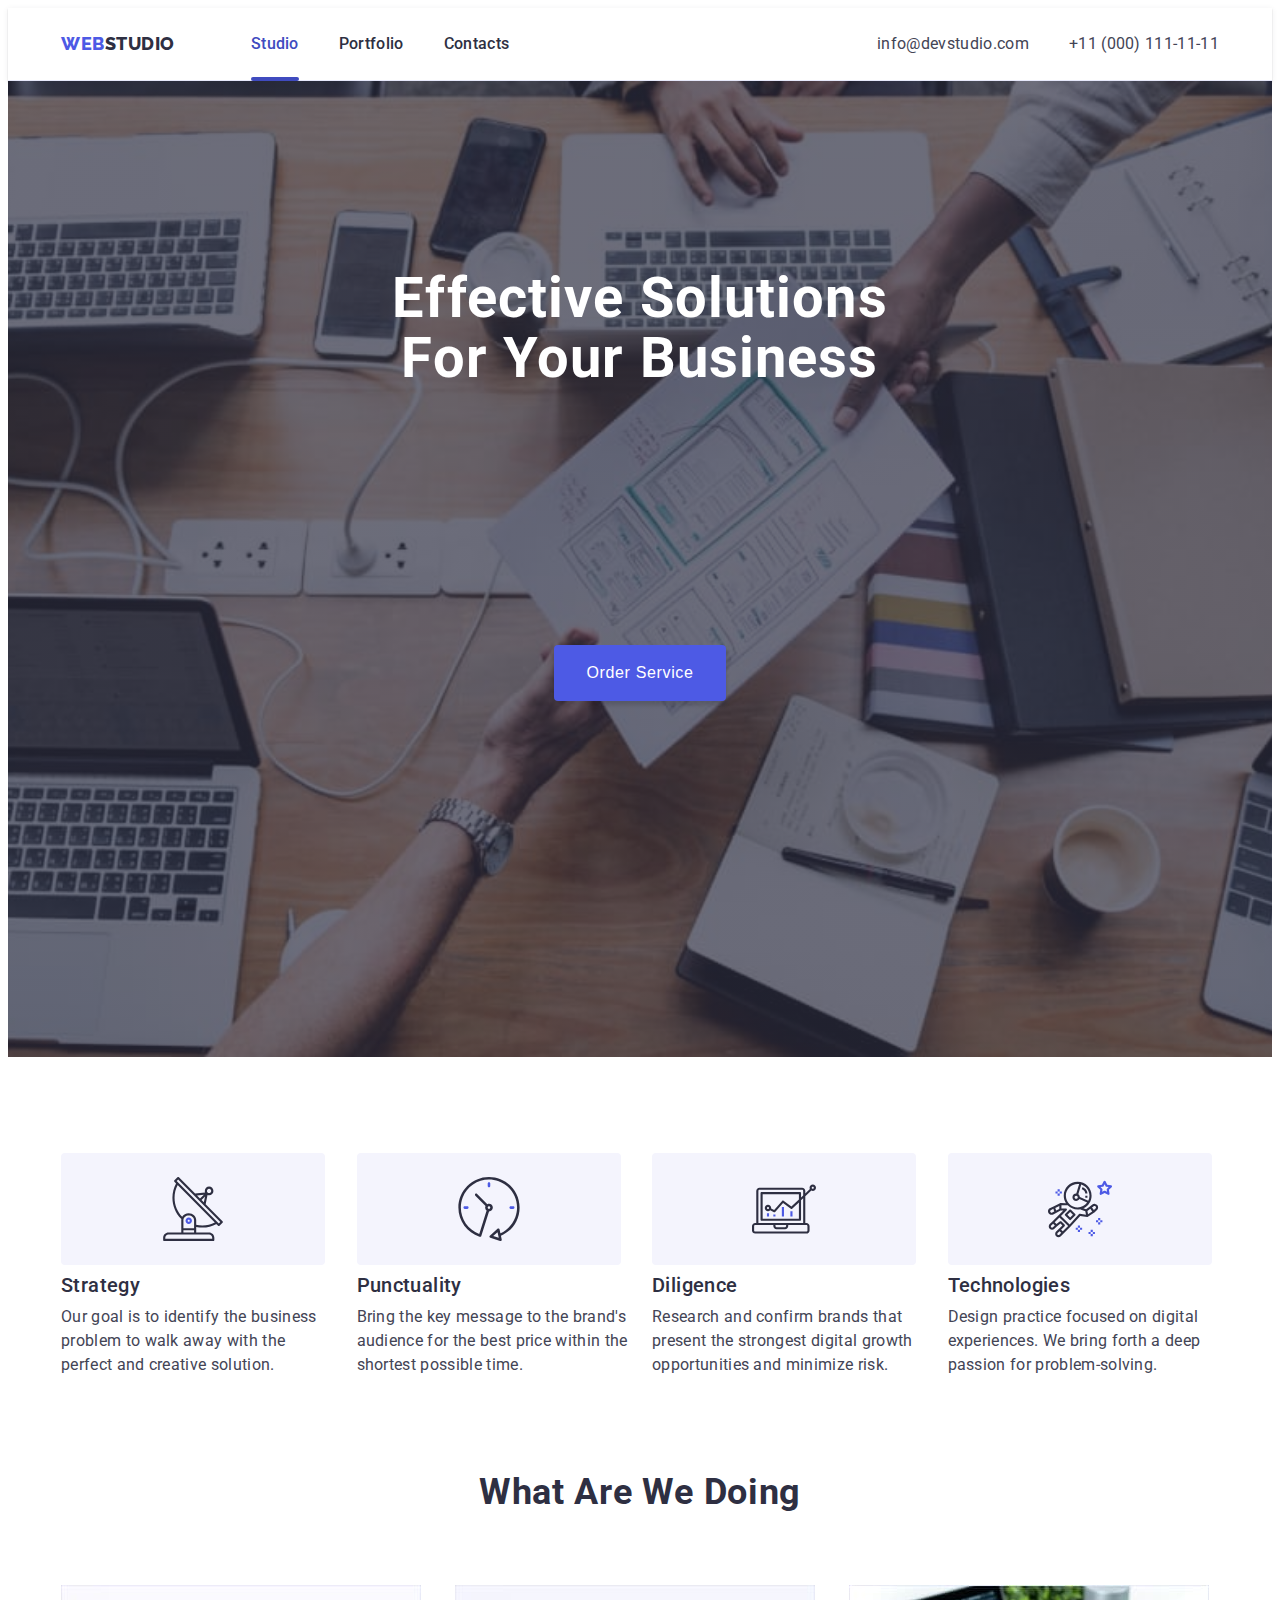
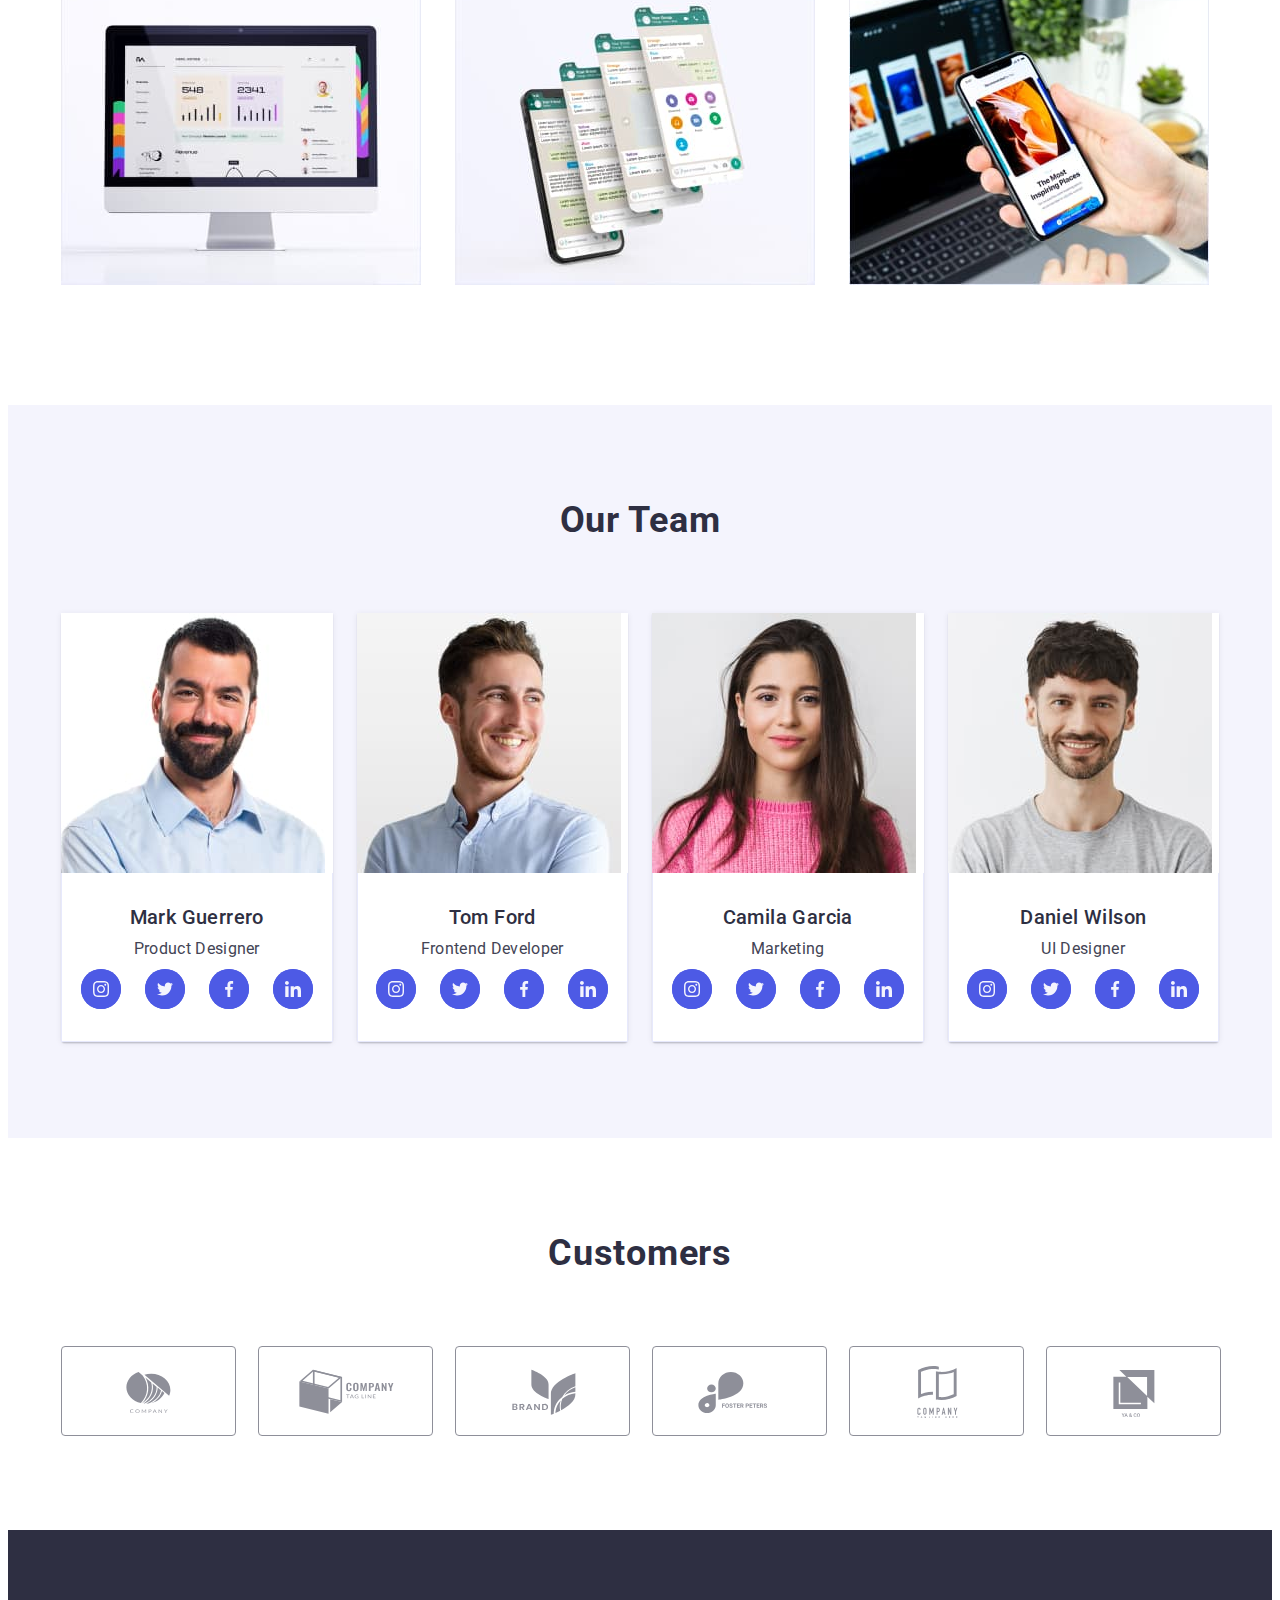
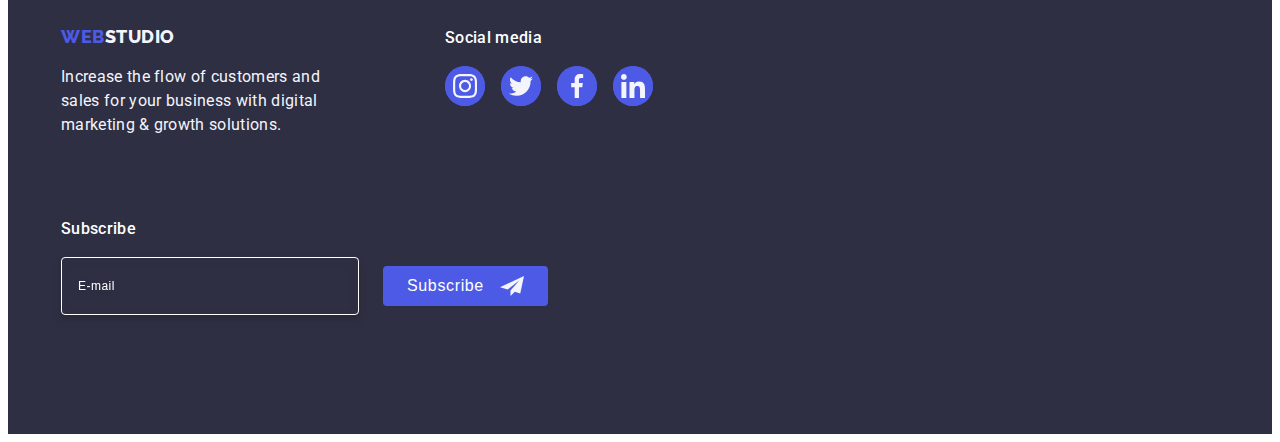
<file: index.html>
<!DOCTYPE html>
<html lang="en">
<head>
    <meta charset="UTF-8">
    <meta name="viewport" content="width=device-width, initial-scale=1.0">
    <title>Studio</title>
    <link rel="stylesheet" href="https://cdnjs.cloudflare.com/ajax/libs/modern-normalize/2.0.0/modern-normalize.min.css" integrity="sha512-4xo8blKMVCiXpTaLzQSLSw3KFOVPWhm/TRtuPVc4WG6kUgjH6J03IBuG7JZPkcWMxJ5huwaBpOpnwYElP/m6wg==" crossorigin="anonymous" referrerpolicy="no-referrer" />
    <link rel="stylesheet" type="text/css" href="./css/styles.css">
    <link rel="stylesheet" type="text/css" href="./css/media.css">
    <link rel="preconnect" href="https://fonts.googleapis.com">
    <link rel="preconnect" href="https://fonts.gstatic.com" crossorigin>
    <link href="https://fonts.googleapis.com/css2?family=Raleway:wght@800&family=Roboto:wght@400;500;700;900&display=swap" rel="stylesheet">
</head>
<body>
    <header class="header">
        <div class="container-header container">
            <nav class="header-navigation">
                    <a href="./index.html" class="header-logo link">Web<span class="header-span">Studio</span></a>
                    <ul class="header-list list">
                        <li class="header-item">
                            <a href="./index.html" class="header-link link emphasis">Studio</a>
                        </li>
                        <li class="header-item">
                            <a href="./portfolio.html" class="header-link link">Portfolio</a>
                        </li>
                        <li class="header-item">
                            <a href="" class="header-link link">Contacts</a>
                        </li>
                    </ul>
            </nav>

            <address class="header-address">
                <ul class="header-address-list list">
                    <li class="header-address-item"><a href="mailto:info@devstudio.com" class="header-address-link link">info@devstudio.com</a></li>
                    <li class="header-address-item"><a href="tel:+110001111111" class="header-address-link link">+11 (000) 111-11-11</a></li>
                </ul>
            </address>
            <button type="button" class="menu-btn-open" data-menu-open><svg width="32" height="22"><use href="./images/icons.svg#icon-menu"></use></svg></button>
        </div>
        
        
        <div class="header-menu is-hidden" data-menu>
            <button type="button" class="modal-btn" data-menu-close>
                <svg class="modal-icon" width="8" height="8"><use href="./images/icons.svg#icon-close"></use></svg>
            </button>

            <nav class="header-menu-navigation">
                <ul class="header-menu-list list">
                    <li class="header-menu-item">
                        <a href="./index.html" class="header-menu-link link emphasis">Studio</a>
                    </li>
                    <li class="header-menu-item">
                        <a href="./portfolio.html" class="header-menu-link link">Portfolio</a>
                    </li>
                    <li class="header-menu-item">
                        <a href="" class="header-menu-link link">Contacts</a>
                    </li>
                </ul>
            </nav>

            <div>
                <address class="header-menu-address">
                    <ul class="address-menu-list list">
                        <li class="address-menu-item"><a href="tel:+110001111111" class="address-menu-tel link">+11 (000) 111-11-11</a></li>
                        <li class="address-menu-item"><a href="mailto:info@devstudio.com" class="address-menu-mailto link">info@devstudio.com</a></li>
                    </ul>
                </address>
                <div>
                    <ul class="menu-list-icon list">
                        <li class="menu-icon">
                            <a href="#" class="menu-icon-link"><svg class="social-networks" width="24" height="24"><use href="./images/icons.svg#icon-instagram"></use></svg></a>
                        </li>
                        <li class="menu-icon">
                            <a href="#" class="menu-icon-link"><svg class="social-networks" width="24" height="24"><use href="./images/icons.svg#icon-twitter"></use></svg></a>
                        </li>
                        <li class="menu-icon">
                            <a href="#" class="menu-icon-link"><svg class="social-networks" width="24" height="24"><use href="./images/icons.svg#icon-facebook"></use></svg></a>
                        </li>
                        <li class="menu-icon">
                            <a href="#" class="menu-icon-link"><svg class="social-networks" width="24" height="24"><use href="./images/icons.svg#icon-linkedin"></use></svg></a>
                        </li>
                    </ul>
                </div>
            </div>
        </div>
    </header>

    <main class="main">
        <section class="main-hero">
            <div class="container container-main-hero">
                <h1 class="main-hero-title">
                    Effective Solutions
                    for Your Business
                </h1>
                <button type="button" class="main-hero-btn" data-modal-open>Order Service</button>
            </div>
        </section>

        <section class="main-advantages">
            <div class="container">
                <h2 class="visually-hidden">Advantages</h2>
                <ul class="main-advantages-list list">
                    <li class="main-advantages-item">
                        <div class="main-advantages-icon">
                            <svg width="64" height="64"><use href="./images/icons.svg#icon-satellite-dish"></use></svg>
                        </div>
                        <h3 class="main-advantages-title">Strategy</h3>
                        <p class="mains-advantages-text">Our goal is to identify the business <br>
                            problem to walk away with the perfect and creative solution. </p>
                    </li>
                    <li class="main-advantages-item">
                        <div class="main-advantages-icon">
                            <svg width="64" height="64"><use href="./images/icons.svg#icon-clock"></use></svg>
                        </div>
                        <h3 class="main-advantages-title">Punctuality</h3>
                        <p class="mains-advantages-text">Bring the key message to the brand's audience for the best price within the shortest possible time.</p>
                    </li>
                    <li class="main-advantages-item">
                        <div class="main-advantages-icon">
                            <svg width="64" height="64"><use href="./images/icons.svg#icon-diagram"></use></svg>
                        </div>
                        <h3 class="main-advantages-title">Diligence</h3>
                        <p class="mains-advantages-text">Research and confirm brands that present the strongest digital growth opportunities and minimize risk.</p>
                    </li>
                    <li class="main-advantages-item">
                        <div class="main-advantages-icon">
                            <svg width="64" height="64"><use href="./images/icons.svg#icon-astronaut"></use></svg>
                        </div>
                        <h3 class="main-advantages-title">Technologies</h3>
                        <p class="mains-advantages-text">Design practice focused on digital <br> experiences. We bring forth a deep passion for problem-solving.</p>
                    </li>
                </ul>
            </div>
        </section>

        <section class="main-third-section">
            <div class="container appears-section">
                <h2 class="main-t-s-title">What are we doing</h2>
                <ul class="main-t-s-list list">
                    <li class="main-t-s-item">
                        <img srcset="./images/main-page-img-1.jpg 1x, ./images/main-page-img-1-2x.jpg 2x" src="./images/main-page-img-1.jpg" alt="PC" width="360">
                    </li>
                    <li class="main-t-s-item">
                        <img  srcset="./images/main-page-img-2.jpg 1x, ./images/main-page-img-2-2x.jpg 2x" src="./images/main-page-img-2.jpg" alt="message" width="360">
                    </li>
                    <li class="main-t-s-item">
                        <img  srcset="./images/main-page-img-3.jpg 1x, ./images/main-page-img-3-2x.jpg 2x" src="./images/main-page-img-3.jpg" alt="phone" width="360">
                    </li>
                </ul>
            </div>
        </section>

        <section class="main-team">
            <div class="container special-container">
                <h2 class="main-team-title">Our Team</h2>
                <ul class="main-team-list list">
                    <li class="main-team-item">
                        <img srcset="./images/photo-1.jpg 1x, ./images/photo-1-2x.jpg 2x" src="./images/photo-1.jpg" alt="Mark Guerrero" width="264">
                        <div class="container-item-text">
                            <h3 class="main-team-names">Mark Guerrero</h3>
                            <p class="main-team-text">Product Designer</p>
                            <ul class="team-list-icon list">
                                <li class="team-icon">
                                    <a href="#" class="team-icon-link"><svg class="social-networks" width="16" height="16"><use href="./images/icons.svg#icon-instagram"></use></svg></a>
                                </li>
                                <li class="team-icon">
                                    <a href="#" class="team-icon-link"><svg class="social-networks" width="16" height="16"><use href="./images/icons.svg#icon-twitter"></use></svg></a>
                                </li>
                                <li class="team-icon">
                                    <a href="#" class="team-icon-link"><svg class="social-networks" width="16" height="16"><use href="./images/icons.svg#icon-facebook"></use></svg></a>
                                </li>
                                <li class="team-icon">
                                    <a href="#" class="team-icon-link"><svg class="social-networks" width="16" height="16"><use href="./images/icons.svg#icon-linkedin"></use></svg></a>
                                </li>
                            </ul>
                        </div>
                    </li>
                    <li class="main-team-item">
                        <img  srcset="./images/photo-2.jpg 1x, ./images/photo-2-2x.jpg 2x" src="./images/photo-2.jpg" alt="Tom Ford" width="264">
                        <div class="container-item-text">
                            <h3 class="main-team-names">Tom Ford</h3>
                            <p class="main-team-text">Frontend Developer</p>
                            <ul class="team-list-icon list">
                                <li class="team-icon">
                                    <a href="#" class="team-icon-link"><svg class="social-networks" width="16" height="16"><use href="./images/icons.svg#icon-instagram"></use></svg></a>
                                </li>
                                <li class="team-icon">
                                    <a href="#" class="team-icon-link"><svg class="social-networks" width="16" height="16"><use href="./images/icons.svg#icon-twitter"></use></svg></a>
                                </li>
                                <li class="team-icon">
                                    <a href="#" class="team-icon-link"><svg class="social-networks" width="16" height="16"><use href="./images/icons.svg#icon-facebook"></use></svg></a>
                                </li>
                                <li class="team-icon">
                                    <a href="#" class="team-icon-link"><svg class="social-networks" width="16" height="16"><use href="./images/icons.svg#icon-linkedin"></use></svg></a>
                                </li>
                            </ul>
                        </div>
                    </li>
                    <li class="main-team-item">
                        <img  srcset="./images/photo-3.jpg 1x, ./images/photo-3-2x.jpg 2x" src="./images/photo-3.jpg" alt="Camila Garcia" width="264">
                        <div class="container-item-text">
                            <h3 class="main-team-names">Camila Garcia</h3>
                            <p class="main-team-text">Marketing</p>
                            <ul class="team-list-icon list">
                                <li class="team-icon">
                                    <a href="#" class="team-icon-link"><svg class="social-networks" width="16" height="16"><use href="./images/icons.svg#icon-instagram"></use></svg></a>
                                </li>
                                <li class="team-icon">
                                    <a href="#" class="team-icon-link"><svg class="social-networks" width="16" height="16"><use href="./images/icons.svg#icon-twitter"></use></svg></a>
                                </li>
                                <li class="team-icon">
                                    <a href="#" class="team-icon-link"><svg class="social-networks" width="16" height="16"><use href="./images/icons.svg#icon-facebook"></use></svg></a>
                                </li>
                                <li class="team-icon">
                                    <a href="#" class="team-icon-link"><svg class="social-networks" width="16" height="16"><use href="./images/icons.svg#icon-linkedin"></use></svg></a>
                                </li>
                            </ul>
                        </div>
                    </li>
                    <li class="main-team-item">
                        <img srcset="./images/photo-4.jpg 1x, ./images/photo-4-2x.jpg 2x" src="./images/photo-4.jpg" alt="Daniel Wilson" width="264">
                        <div class="container-item-text">
                            <h3 class="main-team-names">Daniel Wilson</h3>
                            <p class="main-team-text">UI Designer</p>
                            <ul class="team-list-icon list">
                                <li class="team-icon">
                                    <a href="#" class="team-icon-link"><svg class="social-networks" width="16" height="16"><use href="./images/icons.svg#icon-instagram"></use></svg></a>
                                </li>
                                <li class="team-icon">
                                    <a href="#" class="team-icon-link"><svg class="social-networks" width="16" height="16"><use href="./images/icons.svg#icon-twitter"></use></svg></a>
                                </li>
                                <li class="team-icon">
                                    <a href="#" class="team-icon-link"><svg class="social-networks" width="16" height="16"><use href="./images/icons.svg#icon-facebook"></use></svg></a>
                                </li>
                                <li class="team-icon">
                                    <a href="#" class="team-icon-link"><svg class="social-networks" width="16" height="16"><use href="./images/icons.svg#icon-linkedin"></use></svg></a>
                                </li>
                            </ul>
                        </div>
                    </li>
                </ul>
            </div>
        </section>

        <section class="main-fifth-section">
            <div class="container special-container">
                <h2 class="main-customers main-team-title">Customers</h2>
                <ul class="main-customers-list list">
                    <li class="main-customers-item">
                        <a href="#" class="main-customers-link"><svg class="customers-icon" width="104" height="56"><use href="./images/icons.svg#icon-client-1"></use></svg></a>
                    </li>
                    <li class="main-customers-item">
                        <a href="#" class="main-customers-link"><svg class="customers-icon" width="104" height="56"><use href="./images/icons.svg#icon-client-2"></use></svg></a>
                    </li>
                    <li class="main-customers-item">
                        <a href="#" class="main-customers-link"><svg class="customers-icon" width="104" height="56"><use href="./images/icons.svg#icon-client-3"></use></svg></a>
                    </li>
                    <li class="main-customers-item">
                        <a href="#" class="main-customers-link"><svg class="customers-icon" width="104" height="56"><use href="./images/icons.svg#icon-client-4"></use></svg></a>
                    </li>
                    <li class="main-customers-item">
                        <a href="#" class="main-customers-link"><svg class="customers-icon" width="104" height="56"><use href="./images/icons.svg#icon-client-5"></use></svg></a>
                    </li>
                    <li class="main-customers-item">
                        <a href="#" class="main-customers-link"><svg class="customers-icon" width="104" height="56"><use href="./images/icons.svg#icon-client-6"></use></svg></a>
                    </li>
                </ul>
            </div>
        </section>
    </main>
    
    
    <footer class="footer">
        <div class="container container-footer special-container">
            <div class="footer-first-block">
                <a href="./index.html" class="footer-link link">Web<span class="footer-span">Studio</span></a>
                <p class="footer-text">Increase the flow of customers and sales for your business with digital marketing & growth solutions.</p>
            </div>
            <div>
                <p class="footer-title">Social media</p>
                <ul class="footer-list-icon list">
                    <li class="team-icon">
                        <a href="#" class="footer-list-link"><svg class="social-networks-footer" width="24" height="24"><use href="./images/icons.svg#icon-instagram"></use></svg></a>
                    </li>
                    <li class="team-icon">
                        <a href="#" class="footer-list-link"><svg class="social-networks-footer" width="24" height="24"><use href="./images/icons.svg#icon-twitter"></use></svg></a>
                    </li>
                    <li class="team-icon">
                        <a href="#" class="footer-list-link"><svg class="social-networks-footer" width="24" height="24"><use href="./images/icons.svg#icon-facebook"></use></svg></a>
                    </li>
                    <li class="team-icon">
                        <a href="#" class="footer-list-link"><svg class="social-networks-footer" width="24" height="24"><use href="./images/icons.svg#icon-linkedin"></use></svg></a>
                    </li>
                </ul>
            </div>
            <div>
                <p class="footer-title">Subscribe</p>
                <form class="footer-form">
                    <label class="footer-label">
                        <input type="email" name="email" placeholder="E-mail" class="footer-input" />
                    </label>
                    <button type="submit" class="footer-form-btn">Subscribe<svg class="footer-btn-img" width="24" height="24"><use href="./images/icons.svg#icon-plane"></use></svg></button>
                </form>
            </div>
        </div>
    </footer>

    <div class="backdrop is-hidden" data-modal>
        <div class="modal">
            <button type="button" class="modal-btn" data-modal-close>
                <svg class="modal-icon" width="8" height="8"><use href="./images/icons.svg#icon-close"></use></svg>
            </button>
            
            <p class="form-title">Leave your contacts and we will call you back</p>
            <form class="modal-form">
                <div class="container-modal-form">
                    <label class="modal-form-label" for="user-name">Name</label>
                    <div class="form-item">
                        <input type="text" id="user-name" name="user-name" class="label-input" />
                        <svg class="form-icon" width="18" height="24"><use href="./images/icons.svg#icon-person"></use></svg>
                    </div>
                </div>
                <div class="container-modal-form">
                    <label class="modal-form-label" for="phone">Phone</label>
                    <div class="form-item">
                        <input type="tel" id="phone" name="phone" class="label-input" />
                        <svg class="form-icon" width="18" height="24"><use href="./images/icons.svg#icon-phone"></use></svg>
                    </div>
                </div>
                <div class="container-modal-form">
                    <label class="modal-form-label" for="email">Email</label>
                    <div class="form-item">
                        <input type="email" id="email" name="email" class="label-input" />
                        <svg class="form-icon" width="18" height="24"><use href="./images/icons.svg#icon-email"></use></svg>
                    </div>
                </div>
                <div class="container-modal-form">
                    <label class="modal-form-label" for="user-comment">
                        Comment
                    </label>
                    <textarea name="user-comment" id="user-comment" rows="5" placeholder="Text input" class="label-input-comment"></textarea>
                </div>

                <div class="container-modal-checkbox">
                    <input type="checkbox" class="modal-checkbox  visually-hidden" name="user-privacy" value="true" id="user-privacy">
                    <label class="form-ratio-text" for="user-privacy">
                        <span class="ratio"><svg class="networks-footer" width="10" height="8"><use href="./images/icons.svg#icon-checked"></use></svg></span>
                        I accept the terms and conditions of the <a class="form-link">Privacy Policy</a>
                    </label>
                </div>
                <button type="submit" class="form-btn">Send</button>
            </form>

        </div>
    </div>

    <script src="./js/modal.js"></script>
    <script src="./js/menu.js"></script>
</body>
</html>
</file>
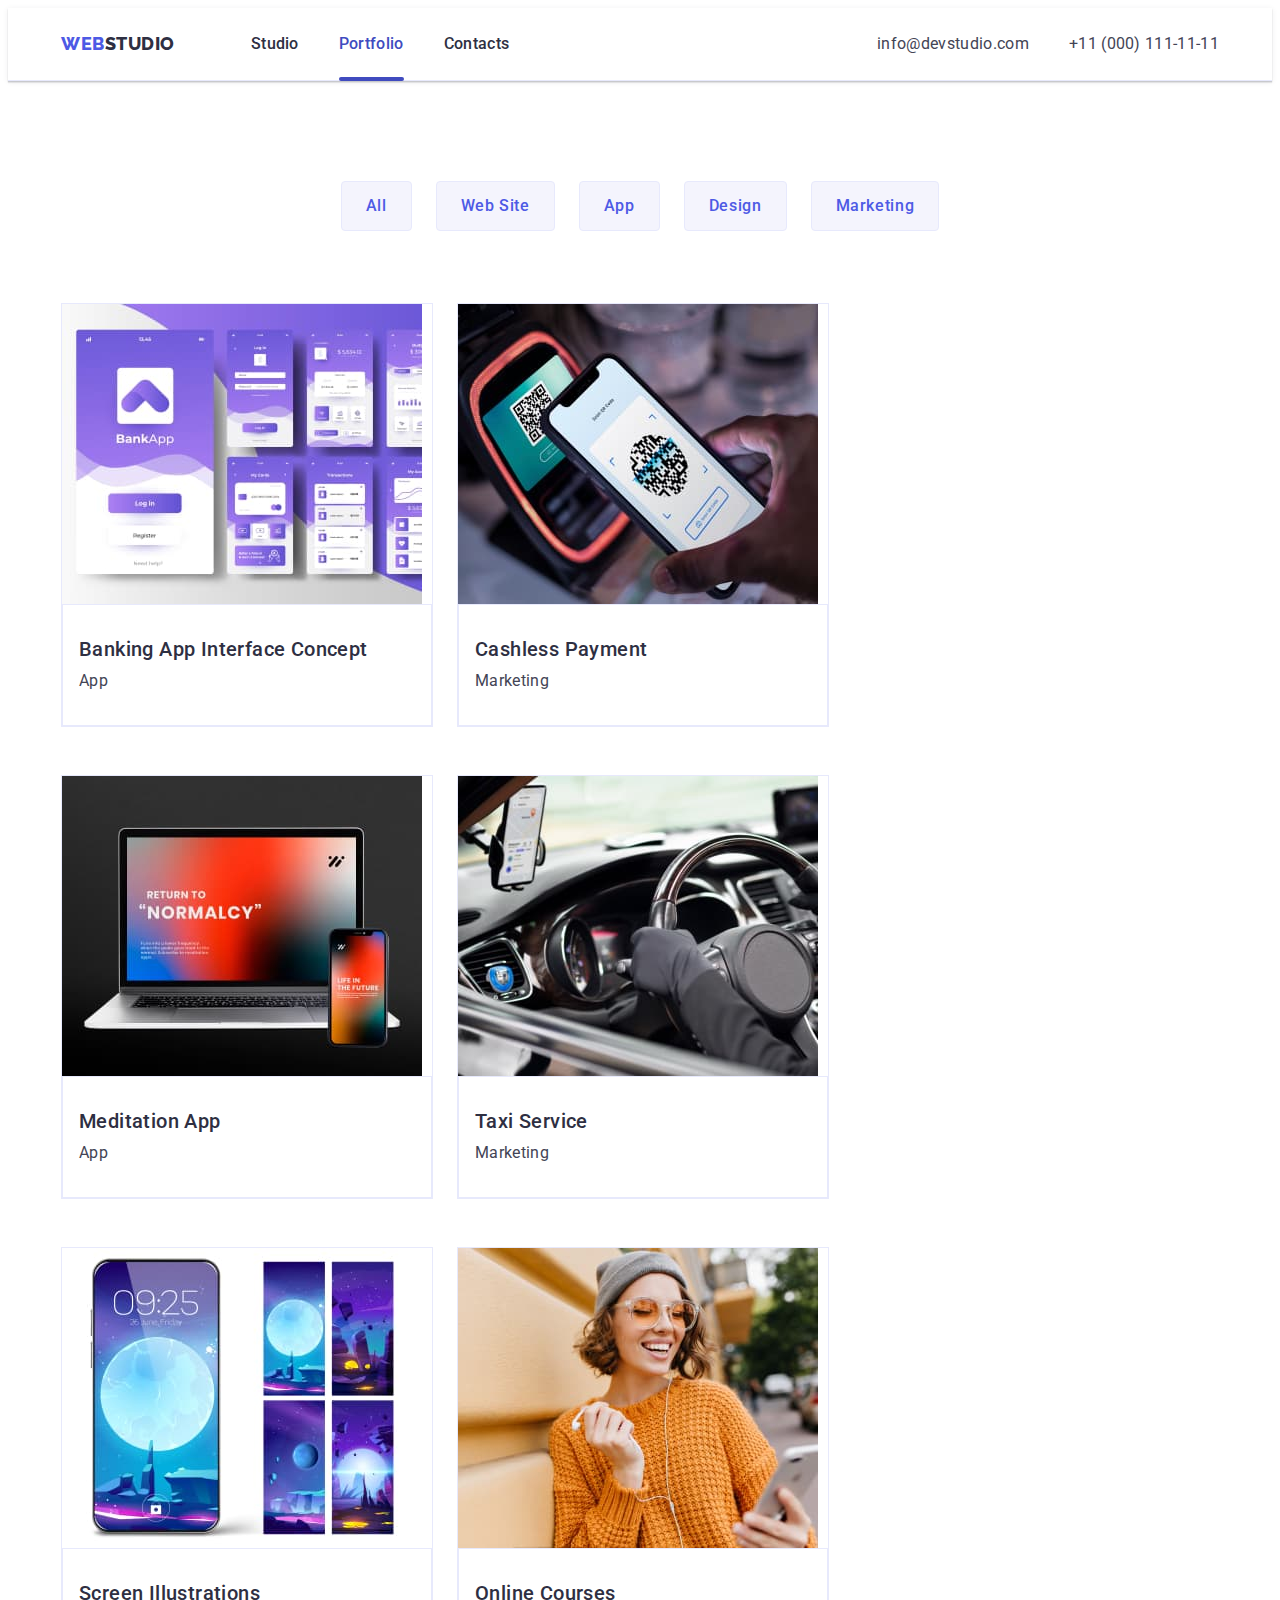
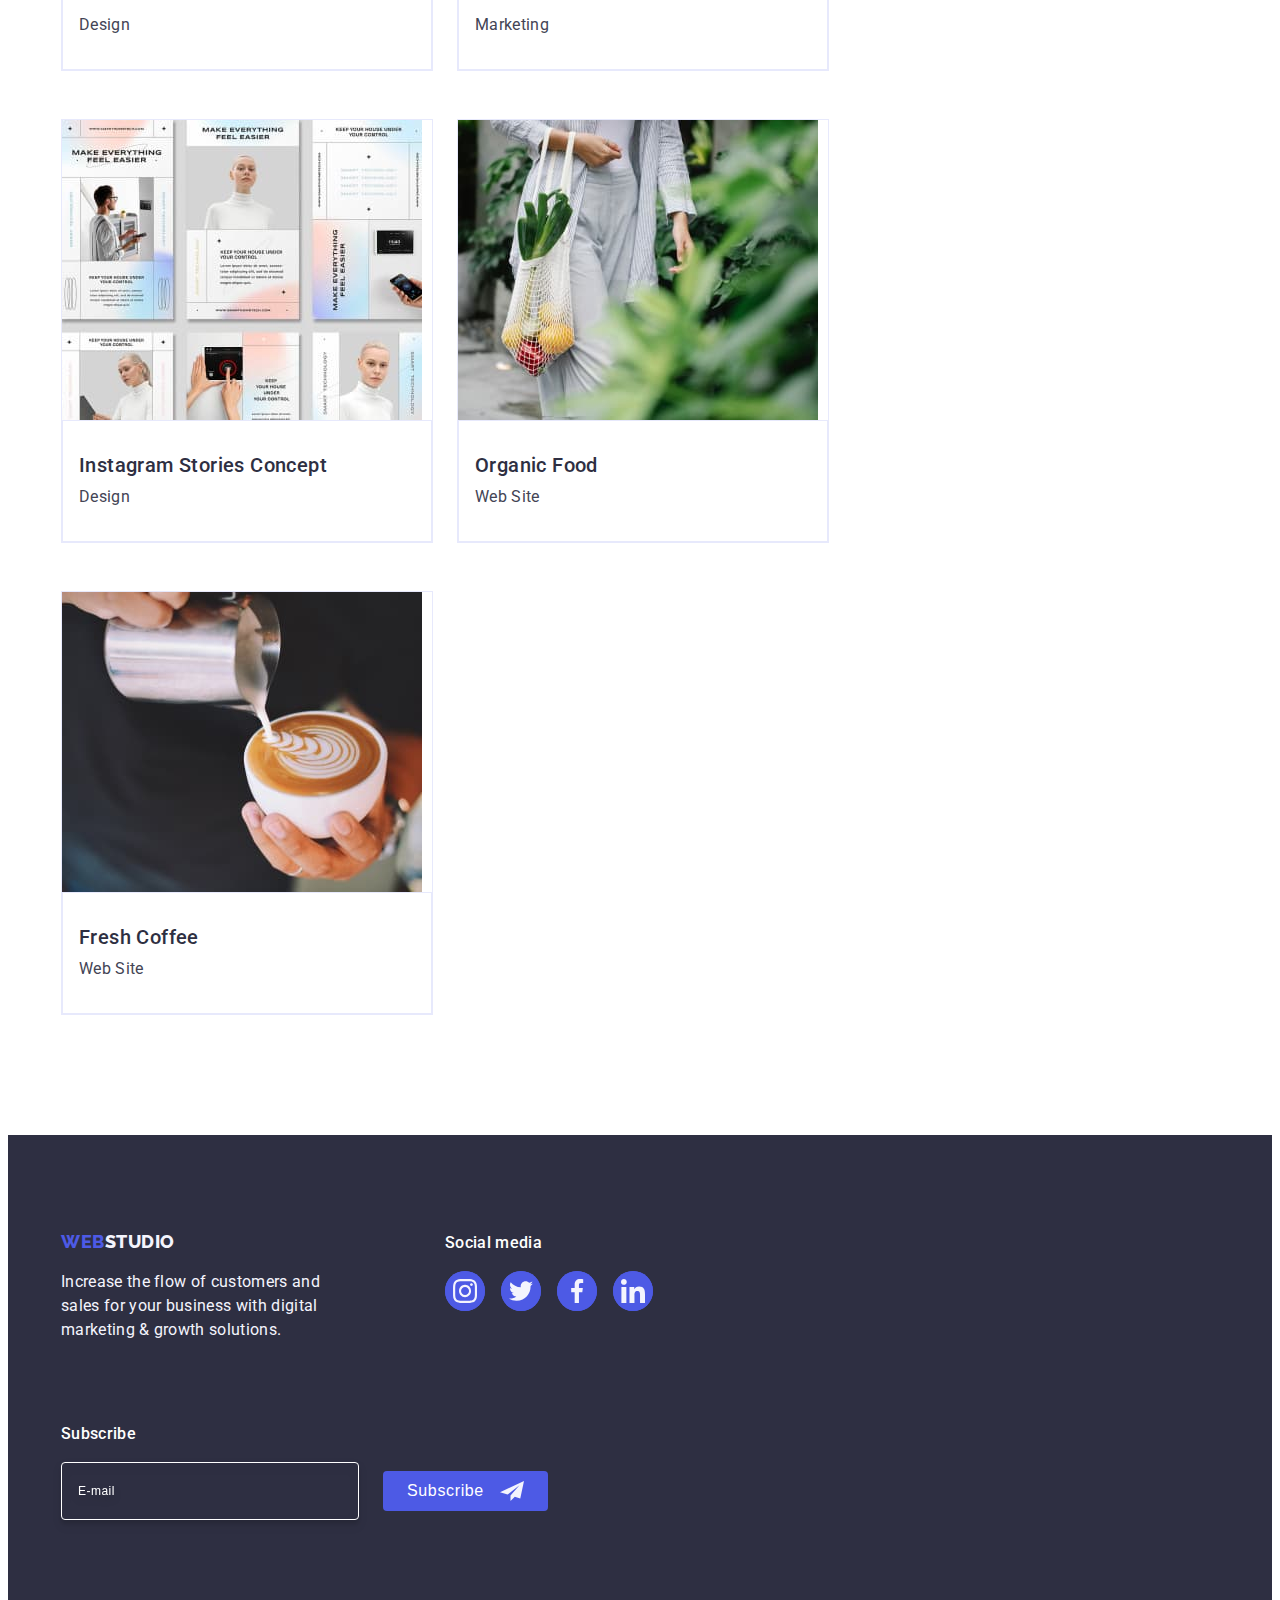
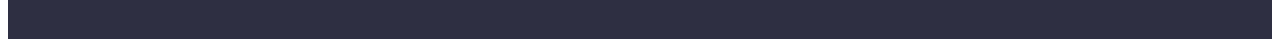
<file: portfolio.html>
<!DOCTYPE html>
<html lang="en">
<head>
    <meta charset="UTF-8">
    <meta name="viewport" content="width=device-width, initial-scale=1.0">
    <title>Portfolio</title>
    <link rel="stylesheet" href="https://cdnjs.cloudflare.com/ajax/libs/modern-normalize/2.0.0/modern-normalize.min.css" integrity="sha512-4xo8blKMVCiXpTaLzQSLSw3KFOVPWhm/TRtuPVc4WG6kUgjH6J03IBuG7JZPkcWMxJ5huwaBpOpnwYElP/m6wg==" crossorigin="anonymous" referrerpolicy="no-referrer" />
    <link rel="stylesheet" type="text/css" href="./css/styles.css">
    <link rel="stylesheet" type="text/css" href="./css/media.css">
    <link rel="preconnect" href="https://fonts.googleapis.com">
    <link rel="preconnect" href="https://fonts.gstatic.com" crossorigin>
    <link href="https://fonts.googleapis.com/css2?family=Raleway:wght@800&family=Roboto:wght@400;500;700;900&display=swap" rel="stylesheet">
</head>
<body>
    <header class="header">
        <div class="container-header container">
            <nav class="header-navigation">
                    <a href="./index.html" class="header-logo link">Web<span class="header-span">Studio</span></a>
                    <ul class="header-list list">
                        <li class="header-item">
                            <a href="./index.html" class="header-link link">Studio</a>
                        </li>
                        <li class="header-item">
                            <a href="./portfolio.html" class="header-link link emphasis">Portfolio</a>
                        </li>
                        <li class="header-item">
                            <a href="" class="header-link link">Contacts</a>
                        </li>
                    </ul>
            </nav>

            <address class="header-address">
                <ul class="header-address-list list">
                    <li class="header-address-item"><a href="mailto:info@devstudio.com" class="header-address-link link">info@devstudio.com</a></li>
                    <li class="header-address-item"><a href="tel:+110001111111" class="header-address-link link">+11 (000) 111-11-11</a></li>
                </ul>
            </address>
            <button type="button" class="menu-btn-open" data-menu-open><svg width="32" height="22"><use href="./images/icons.svg#icon-menu"></use></svg></button>
        </div>
        
        
        <div class="header-menu is-hidden" data-menu>
            <button type="button" class="modal-btn" data-menu-close>
                <svg class="modal-icon" width="8" height="8"><use href="./images/icons.svg#icon-close"></use></svg>
            </button>

            <nav class="header-menu-navigation">
                <ul class="header-menu-list list">
                    <li class="header-menu-item">
                        <a href="./index.html" class="header-menu-link link">Studio</a>
                    </li>
                    <li class="header-menu-item">
                        <a href="./portfolio.html" class="header-menu-link link emphasis">Portfolio</a>
                    </li>
                    <li class="header-menu-item">
                        <a href="" class="header-menu-link link">Contacts</a>
                    </li>
                </ul>
            </nav>

            <div>
                <address class="header-menu-address">
                    <ul class="address-menu-list list">
                        <li class="address-menu-item"><a href="tel:+110001111111" class="address-menu-tel link">+11 (000) 111-11-11</a></li>
                        <li class="address-menu-item"><a href="mailto:info@devstudio.com" class="address-menu-mailto link">info@devstudio.com</a></li>
                    </ul>
                </address>
                <div>
                    <ul class="menu-list-icon list">
                        <li class="menu-icon">
                            <a href="#" class="menu-icon-link"><svg class="social-networks" width="24" height="24"><use href="./images/icons.svg#icon-instagram"></use></svg></a>
                        </li>
                        <li class="menu-icon">
                            <a href="#" class="menu-icon-link"><svg class="social-networks" width="24" height="24"><use href="./images/icons.svg#icon-twitter"></use></svg></a>
                        </li>
                        <li class="menu-icon">
                            <a href="#" class="menu-icon-link"><svg class="social-networks" width="24" height="24"><use href="./images/icons.svg#icon-facebook"></use></svg></a>
                        </li>
                        <li class="menu-icon">
                            <a href="#" class="menu-icon-link"><svg class="social-networks" width="24" height="24"><use href="./images/icons.svg#icon-linkedin"></use></svg></a>
                        </li>
                    </ul>
                </div>
            </div>
        </div>
    </header>

    <main>
        <section class="portfolio-section">
            <div class="container">
                <h1 class="visually-hidden">Portfolio</h1>
                <ul class="portfolio-btn-list list">
                    <li class="portfolio-btn-item">
                        <button type="button" class="portfolio-btn">All</button>
                    </li>
                    <li class="portfolio-btn-item">
                        <button type="button" class="portfolio-btn">Web Site</button>
                    </li>
                    <li class="portfolio-btn-item">
                        <button type="button" class="portfolio-btn">App</button>
                    </li>
                    <li class="portfolio-btn-item">
                        <button type="button" class="portfolio-btn">Design</button>
                    </li>
                    <li class="portfolio-btn-item">
                        <button type="button" class="portfolio-btn">Marketing</button>
                    </li>
                </ul>
    
                <ul class="portfolio-img-list list">
                    <li class="portfolio-img-item box">
                        <a href="#" class="portfolio-link link">
                            <div class="overlay">
                                <picture>
                                    <source srcset="./images/portfolio-img-1.jpg 1x, ./images/portfolio-img-1-2x.jpg 2xx" media="(min-width: 1158px)" />
                                    <source srcset="./images/portfolio-img-1-tab.jpg 1x, ./images/portfolio-img-1-tab-2x.jpg 2xx" media="(min-width: 768px)" />
                                    <source srcset="./images/portfolio-img-1-mob.jpg 1x, ./images/portfolio-img-1-mob-2x.jpg 2xx" media="(max-width: 767px)" />
                                    <img src="./images/portfolio-img-1-mob.jpg" alt="bank app pages" width="396" height="280">
                                </picture>
                                <p class="text-overlay">14 Stylish and User-Friendly App Design Concepts · Task Manager App · Calorie Tracker App · Exotic Fruit Ecommerce App · Cloud Storage App</p>
                            </div>
                            <div class="container-i-i">
                                <h2 class="portfolio-i-i-title">Banking App Interface Concept</h2>
                                <p class="portfolio-i-i-text">App</p>
                            </div>
                        </a>
                    </li>
                    <li class="portfolio-img-item  box">
                        <a href="#" class="portfolio-link link">
                            <div class="overlay">
                                <picture>
                                    <source srcset="./images/portfolio-img-2.jpg 1x, ./images/portfolio-img-2-2x.jpg 2xx" media="(min-width: 1158px)" />
                                    <source srcset="./images/portfolio-img-2-tab.jpg 1x, ./images/portfolio-img-2-tab-2x.jpg 2xx" media="(min-width: 768px)" />
                                    <source srcset="./images/portfolio-img-2-mob.jpg 1x, ./images/portfolio-img-2-mob-2x.jpg 2xx" media="(max-width: 767px)" />
                                    <img src="./images/portfolio-img-2-mob.jpg" alt="bank app pages" width="396" height="280">
                                </picture>
                                <p class="text-overlay">14 Stylish and User-Friendly App Design Concepts · Task Manager App · Calorie Tracker App · Exotic Fruit Ecommerce App · Cloud Storage App</p>
                            </div>
                            <div class="container-i-i">
                                <h2 class="portfolio-i-i-title">Cashless Payment</h2>
                                <p class="portfolio-i-i-text">Marketing</p>
                            </div>
                        </a>
                    </li>
                    <li class="portfolio-img-item  box">
                        <a href="#" class="portfolio-link link">
                            <div class="overlay">
                                <picture>
                                    <source srcset="./images/portfolio-img-3.jpg 1x, ./images/portfolio-img-3-2x.jpg 2xx" media="(min-width: 1158px)" />
                                    <source srcset="./images/portfolio-img-3-tab.jpg 1x, ./images/portfolio-img-3-tab-2x.jpg 2xx" media="(min-width: 768px)" />
                                    <source srcset="./images/portfolio-img-3-mob.jpg 1x, ./images/portfolio-img-3-mob-2x.jpg 2xx" media="(max-width: 767px)" />
                                    <img src="./images/portfolio-img-3-mob.jpg" alt="bank app pages" width="396" height="280">
                                </picture>
                                <p class="text-overlay">14 Stylish and User-Friendly App Design Concepts · Task Manager App · Calorie Tracker App · Exotic Fruit Ecommerce App · Cloud Storage App</p>
                            </div>
                            <div class="container-i-i">
                                <h2 class="portfolio-i-i-title">Meditation App</h2>
                                <p class="portfolio-i-i-text">App</p>
                            </div>
                        </a>
                    </li>
                    <li class="portfolio-img-item  box">
                        <a href="#" class="portfolio-link link">
                            <div class="overlay">
                                <picture>
                                    <source srcset="./images/portfolio-img-4.jpg 1x, ./images/portfolio-img-4-2x.jpg 2xx" media="(min-width: 1158px)" />
                                    <source srcset="./images/portfolio-img-4-tab.jpg 1x, ./images/portfolio-img-4-tab-2x.jpg 2xx" media="(min-width: 768px)" />
                                    <source srcset="./images/portfolio-img-4-mob.jpg 1x, ./images/portfolio-img-4-mob-2x.jpg 2xx" media="(max-width: 767px)" />
                                    <img src="./images/portfolio-img-4-mob.jpg" alt="bank app pages" width="396" height="280">
                                </picture>
                                <p class="text-overlay">14 Stylish and User-Friendly App Design Concepts · Task Manager App · Calorie Tracker App · Exotic Fruit Ecommerce App · Cloud Storage App</p>
                            </div>
                            <div class="container-i-i">
                                <h2 class="portfolio-i-i-title">Taxi Service</h2>
                                <p class="portfolio-i-i-text">Marketing</p>
                            </div>
                        </a>
                    </li>
                    <li class="portfolio-img-item  box">
                        <a href="#" class="portfolio-link link">
                            <div class="overlay">
                                <picture>
                                    <source srcset="./images/portfolio-img-5.jpg 1x, ./images/portfolio-img-5-2x.jpg 2xx" media="(min-width: 1158px)" />
                                    <source srcset="./images/portfolio-img-5-tab.jpg 1x, ./images/portfolio-img-5-tab-2x.jpg 2xx" media="(min-width: 768px)" />
                                    <source srcset="./images/portfolio-img-5-mob.jpg 1x, ./images/portfolio-img-5-mob-2x.jpg 2xx" media="(max-width: 767px)" />
                                    <img src="./images/portfolio-img-5-mob.jpg" alt="bank app pages" width="396" height="280">
                                </picture>
                                <p class="text-overlay">14 Stylish and User-Friendly App Design Concepts · Task Manager App · Calorie Tracker App · Exotic Fruit Ecommerce App · Cloud Storage App</p>
                            </div>
                            <div class="container-i-i">
                                <h2 class="portfolio-i-i-title">Screen Illustrations</h2>
                                <p class="portfolio-i-i-text">Design</p>
                            </div>
                        </a>
                    </li>
                    <li class="portfolio-img-item  box">
                        <a href="#" class="portfolio-link link">
                            <div class="overlay">
                                <picture>
                                    <source srcset="./images/portfolio-img-6.jpg 1x, ./images/portfolio-img-6-2x.jpg 2xx" media="(min-width: 1158px)" />
                                    <source srcset="./images/portfolio-img-6-tab.jpg 1x, ./images/portfolio-img-6-tab-2x.jpg 2xx" media="(min-width: 768px)" />
                                    <source srcset="./images/portfolio-img-6-mob.jpg 1x, ./images/portfolio-img-6-mob-2x.jpg 2xx" media="(max-width: 767px)" />
                                    <img src="./images/portfolio-img-6-mob.jpg" alt="bank app pages" width="396" height="280">
                                </picture>
                                <p class="text-overlay">14 Stylish and User-Friendly App Design Concepts · Task Manager App · Calorie Tracker App · Exotic Fruit Ecommerce App · Cloud Storage App</p>
                            </div>
                            <div class="container-i-i">
                                <h2 class="portfolio-i-i-title">Online Courses</h2>
                                <p class="portfolio-i-i-text">Marketing</p>
                            </div>
                        </a>
                    </li>
                    <li class="portfolio-img-item  box">
                        <a href="#" class="portfolio-link link">
                            <div class="overlay">
                                <picture>
                                    <source srcset="./images/portfolio-img-7.jpg 1x, ./images/portfolio-img-7-2x.jpg 2xx" media="(min-width: 1158px)" />
                                    <source srcset="./images/portfolio-img-7-tab.jpg 1x, ./images/portfolio-img-7-tab-2x.jpg 2xx" media="(min-width: 768px)" />
                                    <source srcset="./images/portfolio-img-7-mob.jpg 1x, ./images/portfolio-img-7-mob-2x.jpg 2xx" media="(max-width: 767px)" />
                                    <img src="./images/portfolio-img-7-mob.jpg" alt="bank app pages" width="396" height="280">
                                </picture>
                                <p class="text-overlay">14 Stylish and User-Friendly App Design Concepts · Task Manager App · Calorie Tracker App · Exotic Fruit Ecommerce App · Cloud Storage App</p>
                            </div>
                            <div class="container-i-i">
                                <h2 class="portfolio-i-i-title">Instagram Stories Concept</h2>
                                <p class="portfolio-i-i-text">Design</p>
                            </div>
                        </a>
                    </li>
                    <li class="portfolio-img-item  box">
                        <a href="#" class="portfolio-link link">
                            <div class="overlay">
                                <picture>
                                    <source srcset="./images/portfolio-img-8.jpg 1x, ./images/portfolio-img-8-2x.jpg 2xx" media="(min-width: 1158px)" />
                                    <source srcset="./images/portfolio-img-8-tab.jpg 1x, ./images/portfolio-img-8-tab-2x.jpg 2xx" media="(min-width: 768px)" />
                                    <source srcset="./images/portfolio-img-8-mob.jpg 1x, ./images/portfolio-img-8-mob-2x.jpg 2xx" media="(max-width: 767px)" />
                                    <img src="./images/portfolio-img-8-mob.jpg" alt="bank app pages" width="396" height="280">
                                </picture>
                                <p class="text-overlay">14 Stylish and User-Friendly App Design Concepts · Task Manager App · Calorie Tracker App · Exotic Fruit Ecommerce App · Cloud Storage App</p>
                            </div>
                            <div class="container-i-i">
                                <h2 class="portfolio-i-i-title">Organic Food</h2>
                                <p class="portfolio-i-i-text">Web Site</p>
                            </div>
                        </a>
                    </li>
                    <li class="portfolio-img-item  box">
                        <a href="#" class="portfolio-link link">
                            <div class="overlay">
                                <picture>
                                    <source srcset="./images/portfolio-img-9.jpg 1x, ./images/portfolio-img-9-2x.jpg 2xx" media="(min-width: 1158px)" />
                                    <source srcset="./images/portfolio-img-9-tab.jpg 1x, ./images/portfolio-img-9-tab-2x.jpg 2xx" media="(min-width: 768px)" />
                                    <source srcset="./images/portfolio-img-9-mob.jpg 1x, ./images/portfolio-img-9-mob-2x.jpg 2xx" media="(max-width: 767px)" />
                                    <img src="./images/portfolio-img-9-mob.jpg" alt="bank app pages" width="396" height="280">
                                </picture>
                                <p class="text-overlay">14 Stylish and User-Friendly App Design Concepts · Task Manager App · Calorie Tracker App · Exotic Fruit Ecommerce App · Cloud Storage App</p>
                            </div>
                            <div class="container-i-i">
                                <h2 class="portfolio-i-i-title">Fresh Coffee</h2>
                                <p class="portfolio-i-i-text">Web Site</p>
                            </div>
                        </a>
                    </li>
                </ul>
            </div>
        </section>
    </main>

    <footer class="footer">
        <div class="container container-footer special-container">
            <div class="footer-first-block">
                <a href="./index.html" class="footer-link link">Web<span class="footer-span">Studio</span></a>
                <p class="footer-text">Increase the flow of customers and sales for your business with digital marketing & growth solutions.</p>
            </div>
            <div>
                <p class="footer-title">Social media</p>
                <ul class="footer-list-icon list">
                    <li class="team-icon">
                        <a href="#" class="footer-list-link"><svg class="social-networks-footer" width="24" height="24"><use href="./images/icons.svg#icon-instagram"></use></svg></a>
                    </li>
                    <li class="team-icon">
                        <a href="#" class="footer-list-link"><svg class="social-networks-footer" width="24" height="24"><use href="./images/icons.svg#icon-twitter"></use></svg></a>
                    </li>
                    <li class="team-icon">
                        <a href="#" class="footer-list-link"><svg class="social-networks-footer" width="24" height="24"><use href="./images/icons.svg#icon-facebook"></use></svg></a>
                    </li>
                    <li class="team-icon">
                        <a href="#" class="footer-list-link"><svg class="social-networks-footer" width="24" height="24"><use href="./images/icons.svg#icon-linkedin"></use></svg></a>
                    </li>
                </ul>
            </div>
            <div>
                <p class="footer-title">Subscribe</p>
                <form class="footer-form">
                    <label class="footer-label">
                        <input type="email" name="email" placeholder="E-mail" class="footer-input" />
                    </label>
                    <button type="submit" class="footer-form-btn">Subscribe<svg class="footer-btn-img" width="24" height="24"><use href="./images/icons.svg#icon-plane"></use></svg></button>
                </form>
            </div>
        </div>
    </footer>
    
    <script src="./js/menu.js"></script>
</body>
</html>
</file>
<file: css/styles.css>
/* ----------Variables */

:root{
    --navyblue: #2E2F42;
    --white: #ffffff;
    --iris: #4D5AE5;
    --ocean: #404BBF;
    --green: #31D0AA;
    --slate: #434455;
    --lightslate: #8E8F99;
    --cornflower: #E7E9FC;
    --cloud: #F4F4FD;
    --navyblue-modal: #FCFCFC;
}

/* ----------Base styles */

body {
    background-color: var(--white, #ffffff);
    color: #434455;
    font-family: 'Roboto', sans-serif;
    text-decoration: none;
}

h1, h2, h3, h4, h5, h6, p, a, ul {
    margin: 0;
    padding: 0;
}

img {
    display: block;
}

/* ----------Components style */

.container {
    width: 100%;
    margin: 0 auto;
    padding: 0 15px;
}

.link{
    text-decoration: none;
}

.link:hover,
.link:focus{
    color: var(--ocean, #404BBF);
}

.list{
    list-style: none;
}

/* ----------Header */

.header{
    border-bottom: 1px solid #e7e9fc;
    box-shadow: 0px 1px 6px 0px rgba(46, 47, 66, 0.08), 0px 1px 1px 0px rgba(46, 47, 66, 0.16), 0px 2px 1px 0px rgba(46, 47, 66, 0.08);
}

.container-header {
    min-height: 72px;
    display: flex;
    justify-content: space-between;
    align-items: center;
}

.header-navigation{
    display: flex;
    align-items: center;
}

.header-logo{
    text-decoration: none;
    color: var(--iris, #4D5AE5);
    font-family: 'Raleway', sans-serif;
    font-size: 18px;
    font-weight: 800;
    line-height: 1.17;
    letter-spacing: 0.03em;
    text-transform: uppercase;
    margin-right: 76px;
}

.header-span {
    color: var(--navyblue, #2E2F42);
}

.header-navigation .header-list {
    display: none;
}

.header-item{
    list-style-type: none;
}

.header-link{
    position: relative;
    text-decoration: none;
    color: var(--navyblue, #2E2F42);
    font-family: 'Roboto', sans-serif;
    font-size: 16px;
    font-weight: 500;
    line-height: 1.5;
    letter-spacing: 0.02em;
    padding: 24px 0;
}

.menu-btn-open {
    border: none;
    background-color: transparent;
}

.header-address{
    display: none;
    font-style: normal;
}

.header-address-list{
    display: flex;
    gap: 40px;
}

.header-address-item {
    list-style-type: none;
}

.header-address-link{
    text-decoration: none;
    color: var(--slate, #434455);
    font-family: 'Roboto', sans-serif;
    font-size: 16px;
    font-style: normal;
    line-height: 1.5;
    letter-spacing: 0.02em;
    transition: color 250ms cubic-bezier(0.4, 0, 0.2, 1);
}

.header-menu {
    display: flex;
    flex-direction: column;
    justify-content: space-between;
    position: fixed;
    top: 0;
    width: 100%;
    height: 100%;
    background-color: var(--white);
    z-index: 2;
    padding: 80px 35px 40px 40px;
    transition: opacity 250ms cubic-bezier(0.4, 0, 0.2, 1), visibility 250ms cubic-bezier(0.4, 0, 0.2, 1); 
}

.header-menu-item {
    margin-bottom: 40px;
}

.header-menu-link {
    color: var(--navyblue, #2E2F42);
    font-size: 36px;
    font-weight: 700;
    line-height: 1.11;
    letter-spacing: 0.02em;
}

.emphasis {
    color: var(--ocean);
}

.header-menu-address {
    margin-bottom: 48px;
}

.address-menu-list {
    display: flex;
    flex-direction: column;
    gap: 40px
}

.address-menu-tel {
    color: var(--iris, #4D5AE5);
    font-size: 24px;
    font-style: normal;
    font-weight: 700;
    line-height: 1.11;
    letter-spacing: 0.03em;
}

.address-menu-mailto {
    color: var(--slate, #434455);
    font-size: 20px;
    font-style: normal;
    font-weight: 500;
    line-height: 1.2;
    letter-spacing: 0.02em;
}

.menu-list-icon{
    display: flex;
    gap: 28px;
}

.menu-icon {
    width: 40px;
    height: 40px;
    background-color: var(--iris);
    border-radius: 50%;
    padding: 8px 8px;
}

/* ----------Main */

.main-hero {
    display: flex;
    align-items: center;
    flex-direction: column;
    height: 432px;
    text-align: center;
    background: var(--navyblue, #2E2F42);
    background-image: linear-gradient(rgba(46, 47, 66, 0.7), rgba(46, 47, 66, 0.7)), url(../images/people-office-mob.jpg);
    background-size: cover;
    background-repeat: no-repeat;
    background-position: center;
    padding: 112px 0;
    margin: 0 auto;
}

@media (min-device-pixel-ratio: 2), (min-resolution: 192dpi), (min-resolution: 2dppx) {
    .main-hero {
        background-image: linear-gradient(rgba(46, 47, 66, 0.7), rgba(46, 47, 66, 0.7)), url(../images/people-office-mob-2x.jpg);
    }
}

.container-main-hero{
    display: flex;
    flex-direction: column;
    align-items: center;
    justify-content: space-between;
    height: 432px;
}

.main-hero-title {
    max-width: 320px;
    color: var(--white, #ffffff);
    text-align: center;
    font-size: 36px;
    line-height: 1.11;
    letter-spacing: 0.02em;
    text-transform: capitalize;
}

.main-hero-btn {
    display: block;
    padding: 16px 32px;
    border: none;
    border-radius: 4px;
    background: var(--iris, #4D5AE5);
    box-shadow: 0px 4px 4px 0px rgba(0, 0, 0, 0.15);
    color: var(--white, #ffffff);
    font-size: 16px;
    font-weight: 500;
    line-height: 1.5;
    letter-spacing: 0.04em;
    cursor: pointer;
    min-width: auto;
    height: auto;
    margin-top: auto;
    transition: background-color 250ms cubic-bezier(0.4, 0, 0.2, 1);
}

.main-hero-btn:hover,
.main-hero-btn:focus{
    background-color: var(--ocean, #404BBF);
}

/* ----------Main (section-2) */

.main-advantages{
    padding: 96px 0;
}

.visually-hidden {
    position: absolute;
    width: 1px;
    height: 1px;
    margin: -1px;
    border: 0;
    padding: 0;
    white-space: nowrap;
    clip-path: inset(100%);
    clip: rect(0 0 0 0);
    overflow: hidden;
}

.main-advantages-list{
    display: flex;
    flex-direction: column;
    gap: 72px;
}

.main-advantages-icon{
    display: none;
}

.main-advantages-title{
    color: var(--navyblue, #2E2F42);
    font-size: 36px;
    line-height: 1.11;
    letter-spacing: 0.02em;
    margin-bottom: 8px;
    text-align: center;
}

.mains-advantages-text{
    color: var(--slate, #434455);
    font-size: 16px;
    font-weight: 500;
    line-height: 1.5;
    letter-spacing: 0.02em;
}

.mains-advantages-text br {
    display: none;
}

/* ----------Main (section-3) */

.appears-section {
    display: none;
}

/* ----------Main (section-4) */

.main-team {
    background-color: var(--cloud, #F4F4FD);
    padding: 96px 0;
}

.main-team-title {
    margin-bottom: 72px;
    color: var(--navyblue, #2E2F42);
    text-align: center;
    font-size: 36px;
    font-weight: 700;
    line-height: 1.11;
    letter-spacing: 0.02em;
    text-transform: capitalize;
}

.main-team-list {
    display: flex;
    flex-direction: column;
    gap: 72px;
    width: 264px;
    margin: 0 auto;
}

.container-main-team li {
    display: inline-flex;
    padding-bottom: 0px;
    flex-direction: column;
    align-items: center;
    justify-content: center;
    gap: 32px;
}

.main-team-item {
    list-style-type: none;
    border-radius: 0px 0px 4px 4px;
    background: var(--white, #FFF);
    box-shadow: 0px 2px 1px 0px rgba(46, 47, 66, 0.08), 0px 1px 1px 0px rgba(46, 47, 66, 0.16), 0px 1px 6px 0px rgba(46, 47, 66, 0.08);
}

.container-item-text {
    padding: 32px 0;
    border: 1px solid #e7e9fc;
    border-top: none;
}

.main-team-names {
    color: var(--navyblue, #2E2F42);
    text-align: center;
    font-size: 20px;
    font-weight: 500;
    line-height: 1.2;
    letter-spacing: 0.02em;
    margin-bottom: 8px
}

.main-team-text {
    color: var(--slate, #434455);
    text-align: center;
    font-family: 'Roboto', sans-serif;
    font-size: 16px;
    font-style: normal;
    font-weight: 400;
    line-height: 1.5;
    letter-spacing: 0.02em;
    margin-bottom: 8px;
}

.team-list-icon {
    gap: 24px;
    display: flex;
    justify-content: center;
}

.team-icon {
    background-color: var(--iris);
    border-radius: 50%;
    width: 40px;
    height: 40px;
    transition: background-color 250ms cubic-bezier(0.4, 0, 0.2, 1); 
}

.team-icon-img {
    background-color: var(--cloud);
    width: 100%;
    height: 100%;
    border-radius: 50px;
    display: flex;
    align-items: center;
    justify-content: center;
}

.team-icon-img:hover, .team-icon-img:focus {
    background-color: var(--ocean, #404bbf);
}

.social-networks {
    fill: var(--cloud, #F4F4FD);
}

.team-icon-link {
    width: 100%;
    height: 100%;
    background-color: var(--iris, #4D5AE5);
    border-radius: 50%;
    display: flex;
    align-items: center;
    justify-content: center;
    transition: background-color 250ms cubic-bezier(0.4, 0, 0.2, 1);
}

.team-icon-link:hover, .team-icon-link:focus {
    background-color: var(--ocean, #404BBF);
}

/* ----------Main (section-5) */

.main-fifth-section {
    padding: 96px 0;
}

.main-customers-list {
    display: flex;
    flex-wrap: wrap;
    gap: 16px;
    row-gap: 72px;
}

.main-customers-item {
    width: calc((100% - 16px) / 2);
    height: 88px;
}

.main-customers-link {
    width: 100%;
    height: 100%;
    border: 1px solid var(--lightslate, #8E8F99);
    border-radius: 4px;
    display: flex;
    align-items: center;
    justify-content: center;
    color: var(--lightslate, #8E8F99);
    transition: border-color 250ms cubic-bezier(0.4, 0, 0.2, 1), color 250ms cubic-bezier(0.4, 0, 0.2, 1);
}

.main-customers-link:hover, .main-customers-link:focus {
    border-color: var(--ocean, #404BBF);
    color: var(--ocean, #404BBF);
}

.customers-icon {
    fill: currentColor;
}

/* ----------Footer */

.footer {
    background-color: var(--navyblue, #2E2F42);
    min-height: 312px;
    padding: 96px 0
}

.container-footer {
    display: flex;
    justify-content: space-between;
    flex-direction: column;
    align-items: center;
    gap: 72px;
}

.footer-list-icon {
    display: flex;
    gap: 16px;
}

.footer-link {
    display: block;
    text-decoration: none;
    color: var(--iris, #4D5AE5);
    font-family: 'Raleway', sans-serif;
    font-size: 18px;
    font-weight: 800;
    line-height: 1.17;
    letter-spacing: 0.03em;
    text-transform: uppercase;
    margin: 0 auto 18px;
    width: 125px;
}

.footer-span {
    color: var(--cloud, #F4F4FD);
}

.footer-text {
    color: var(--cloud, #F4F4FD);
    font-size: 16px;
    line-height: 1.5;
    letter-spacing: 0.02em;
    max-width: 264px;
}

.footer-title {
    color: var(--white, #FFF);
    font-family: Roboto;
    font-size: 16px;
    font-weight: 500;
    line-height: 1.5;
    letter-spacing: 0.02em;
    margin-bottom: 16px;
    text-align: center;
}

.footer-list-link {
    width: 100%;
    height: 100%;
    background-color: var(--iris, #4D5AE5);
    border-radius: 50%;
    display: flex;
    align-items: center;
    justify-content: center;
    transition: background-color 250ms cubic-bezier(0.4, 0, 0.2, 1);
}

.footer-list-link:hover, .footer-list-link:focus {
    background-color: var(--green, #31d0aa)
}

.social-networks-footer {
    fill: var(--cloud, #F4F4FD);
}

.footer-form {
    display: flex;
    flex-direction: column;
    align-items: center;
    gap: 24px;
}

.footer-input {
    width: 264px;
    height: 40px;
    background-color: transparent;
    padding: 8px 16px;
    border-radius: 4px;
    border: 1px solid var(--white, #FFF);
    box-shadow: 0px 4px 4px 0px rgba(0, 0, 0, 0.15);
    font-size: 12px;
    line-height: 1.5;
    letter-spacing: 0.04em;
    filter: drop-shadow(0px 4px 4px rgba(0, 0, 0, 0.15));
    color: var(--white, #ffffff);
}

.footer-input::placeholder {
    color: var(--white, #ffffff);
}

.footer-form-btn {
    display: flex;
    padding: 8px 24px;
    border-radius: 4px;
    background: var(--iris, #4D5AE5);
    color: var(--white, #FFF);
    font-size: 16px;
    font-weight: 500;
    line-height: 1.5;
    letter-spacing: 0.04em;
    border: none;
    cursor: pointer;
    max-width: 165px;
}

.footer-btn-img {
    fill: var(--cloud, #F4F4FD);
    margin-left: 16px;
}

/* ----------Portfolio */

.portfolio-section{
    padding: 48px 0;
}

.portfolio-btn-list{
    display: flex;
    justify-content: flex-start;
    flex-wrap: wrap;
    gap: 24px;
    row-gap: 16px;
    margin-bottom: 72px;
}

.portfolio-btn-item{
    list-style-type: none;
}

.portfolio-btn{
    background: var(--cloud, #F4F4FD);
    color: var(--iris, #4D5AE5);
    text-align: center;
    font-family: 'Roboto', sans-serif;
    font-size: 16px;
    font-style: normal;
    font-weight: 500;
    line-height: 1.5;
    letter-spacing: 0.04em;
    padding: 12px 24px;
    border: 1px solid #e7e9fc;
    border-radius: 4px;
    transition: color 250ms cubic-bezier(0.4, 0, 0.2, 1), background-color 250ms cubic-bezier(0.4, 0, 0.2, 1), border-color 250ms cubic-bezier(0.4, 0, 0.2, 1), box-shadow 250ms cubic-bezier(0.4, 0, 0.2, 1);
}

.portfolio-btn:hover,
.portfolio-btn:focus {
    background-color: var(--ocean, #404BBF);
    color: var(--white, #ffffff);
    cursor: pointer;
    border:  1px solid transparent;
    box-shadow: 0px 2px 2px 0px rgba(0, 0, 0, 0.12), 0px 2px 1px 0px rgba(0, 0, 0, 0.08), 0px 3px 1px 0px rgba(0, 0, 0, 0.10);
}

.portfolio-img-list{
    display: flex;
    flex-direction: column;
    gap: 48px;
}

.portfolio-img-item{
    border: 1px solid var(--cornflower, #E7E9FC);
}

.portfolio-img-item:hover, .portfolio-img-item:focus {
    box-shadow: 0px 2px 1px 0px rgba(46, 47, 66, 0.08), 0px 1px 1px 0px rgba(46, 47, 66, 0.16), 0px 1px 6px 0px rgba(46, 47, 66, 0.08);
}

.overlay {
    position: relative;
    top: 0;
    left: 0;
    overflow: hidden;
    transition: transform 250ms ease-in-out;
}

.text-overlay {
    position: absolute;
    top: 0;
    background-color: var(--iris, #4D5AE5);
    height: 100%;
    color: var(--cloud, #F4F4FD);
    font-family: Roboto;
    font-size: 16px;
    line-height: 1.5;
    letter-spacing: 0.02em;
    padding: 40px 32px;
    transform: translateY(100%);
    transition: transform 250ms cubic-bezier(0.4, 0, 0.2, 1);
}

.container-i-i{
    position: relative;
    border-top: none;
    z-index: 1;
    background-color: #fff;
    padding: 32px 16px;
    border: 1px solid #e7e9fc;
}

.portfolio-i-i-title{
    color: var(--navyblue, #2E2F42);
    font-size: 16px;
    font-weight: 500;
    line-height: 1.5;
    letter-spacing: 0.02em;
    margin-bottom: 8px;
}

.portfolio-i-i-text{
    color: var(--slate, #434455);
    font-size: 16px;
    font-weight: 400;
    line-height: 1.5;
    letter-spacing: 0.02em;
}

.portfolio-link {
    display: block;
    transition: box-shadow 250ms cubic-bezier(0.4, 0, 0.2, 1); 
}

.portfolio-link:hover, .portfolio-link:focus {
    box-shadow: 0px 1px 6px rgba(46, 47, 66, 0.08), 0px 1px 1px rgba(46, 47, 66, 0.16), 0px 2px 1px rgba(46, 47, 66, 0.08);
}

.portfolio-link:hover .text-overlay, .portfolio-link:focus .text-overlay {
    transform: translateY(0%);
}

/* ----------Backdrop = Modal */

.backdrop {
    position: fixed;
    top: 0;
    left: 0;
    width: 100%;
    height: 100%;
    background: rgba(46, 47, 66, 0.40);
    transition: opacity 250ms cubic-bezier(0.4, 0, 0.2, 1), visibility 250ms cubic-bezier(0.4, 0, 0.2, 1); 
}

.is-hidden {
    margin: -1px;
    border: 0;
    padding: 0;
    white-space: nowrap;
    clip-path: inset(100%);
    clip: rect(0 0 0 0);
    overflow: hidden;
    opacity: 0;
    pointer-events: none;
    visibility: hidden;
}

.modal {
    position: absolute;
    display: flex;
    flex-direction: column;
    padding: 72px 16px 24px;
    min-width: 320px;
    min-height: 584px;
    top: 50%;
    left: 50%;
    border-radius: 4px;
    transform: translate(-50%, -50%) scale(1);
    background: var(--dairy, #FCFCFC);
    box-shadow: 0px 2px 1px 0px rgba(0, 0, 0, 0.20), 0px 1px 3px 0px rgba(0, 0, 0, 0.12), 0px 1px 1px 0px rgba(0, 0, 0, 0.14);
    opacity: 1;
    transition: transform 250ms cubic-bezier(0.4, 0, 0.2, 1);
}

.modal-btn {
    position: absolute;
    top: 24px;
    right: 24px;
    padding: 0;
    width: 24px;
    height: 24px;
    display: flex;
    align-items: center;
    justify-content: center;
    background-color: var(--cornflower, #E7E9FC);
    stroke-width: 1px;
    stroke: rgba(0, 0, 0, 0.10);
    border-radius: 50%;
    border: 1px solid rgba(0, 0, 0, 0.1);
    transition: background-color 250ms cubic-bezier(0.4, 0, 0.2, 1), border 250ms cubic-bezier(0.4, 0, 0.2, 1);
    cursor: pointer;
}

.modal-btn:hover, .modal-btn:focus {
    background-color: var(--ocean, #404BBF);
    border: none;
    fill: var(--white, #ffffff);
}

.modal-icon {
    transition: fill 250ms cubic-bezier(0.4, 0, 0.2, 1);
}

.form-title {
    color: var(--navyblue, #2E2F42);
    text-align: center;
    font-family: Roboto;
    font-size: 16px;
    font-weight: 500;
    line-height: 1.5;
    letter-spacing: 0.02em;
    margin-bottom: 16px;
}

.modal-form {
    display: flex;
    flex-direction: column;
    margin-bottom: 8px;
}

.container-modal-form {
    margin-bottom: 8px;
}

.container-modal-form:nth-of-type(4) {
    margin-bottom: 16px;
}
  
.modal-form-label {
    display: block;
    color: var(--lightslate, #8E8F99);
    font-family: Roboto;
    font-size: 12px;
    line-height: 1.17; 
    letter-spacing: 0.04em;
    margin-bottom: 4px;
}

.form-item {
    position: relative; 
}
  
.label-input {
    padding: 4px;
    font-family: inherit;
    width: 100%;
    height: 40px;
    border-radius: 4px;
    border: 1px solid rgba(46, 47, 66, 0.4);
    background-color: transparent;
    padding-left: 38px;
    outline: transparent;
    transition: border-color 250ms cubic-bezier(0.4, 0, 0.2, 1);
}

.label-input:focus {
    border: 1px solid #ccc;
    padding: 5px;
    padding-left: 38px;
    transition: border-color 0.3s ease;
    border-color: #4D5AE5;
}

.label-input-comment {
    width: 100%;
    height: 120px;
    font-size: 12px;
    line-height: 1.17;
    letter-spacing: 0.04em;
    color: rgba(46, 47, 66, 0.4);
    border: 1px solid rgba(46, 47, 66, 0.4);
    border-radius: 4px;
    background-color: transparent;
    padding: 8px 16px;
    outline: transparent;
    transition: border-color 250ms cubic-bezier(0.4, 0, 0.2, 1);
    resize: none;
}

.label-input-comment::placeholder {
    color: var(--lightslate, #8E8F99);
}

.label-input-comment:focus {
    border-color: #4D5AE5;
}

.form-icon {
    position: absolute;
    left: 16px;
    top: 50%;
    transform: translateY(-50%);
    transition: fill 250ms cubic-bezier(0.4, 0, 0.2, 1);
}

.label-input:focus + .form-icon {
    fill: #4D5AE5;
}

.container-modal-checkbox {
    margin-bottom: 24px;
}

.form-ratio-text {
    color: var(--lightslate, #8E8F99);
    font-family: Roboto;
    font-size: 12px;
    font-style: normal;
    font-weight: 400;
    line-height: 1.17;
    letter-spacing: 0.04em;
}
  
.modal-checkbox:checked + .form-ratio-text .ratio {
    fill: var(--cloud, #F4F4FD);
    background-color: var(--ocean, #404BBF); 
    border: none;
}

.ratio {
    width: 16px;
    height: 16px;
    border: 1px solid rgba(46, 47, 66, 0.4);
    border-radius: 2px;
    margin-right: 8px;
    transition: background-color 250ms cubic-bezier(0.4, 0, 0.2, 1), border 250ms cubic-bezier(0.4, 0, 0.2, 1), fill 250ms cubic-bezier(0.4, 0, 0.2, 1);
    display: inline-flex;
    align-items: center;
    justify-content: center;
    fill: transparent;
}

.form-link {
    color: var(--iris, #4D5AE5);
    text-decoration-line: underline;
}

.form-btn {
    display: block;
    min-width: 169px;
    height: 56px;
    width: 169px;
    margin: 0 auto;
    padding: 16px 32px;
    align-items: flex-start;
    border-radius: 4px;
    background: var(--iris, #4D5AE5);
    box-shadow: 0px 4px 4px 0px rgba(0, 0, 0, 0.15);
    color: var(--white, #FFF);
    text-align: center;
    font-family: "Roboto", sans-serif;
    font-size: 16px;
    font-weight: 500;
    line-height: 1.5;
    letter-spacing: 0.04em;
    cursor: pointer;
    border: none;
    transition: background-color 250ms cubic-bezier(0.4, 0, 0.2, 1);
}
</file>
<file: css/media.css>
@media screen and (min-width: 428px) {
    .container {
        width: 428px;
    }

    .address-menu-tel {
        font-size: 36px;
        letter-spacing: 0.02em;
    }

    .menu-list-icon{
        gap: 56px;
    }

    .portfolio-i-i-title{
        font-size: 20px;
        line-height: 1.2;
    }

    .modal {
        min-width: 392px;
    }
}

@media screen and (min-width: 768px) {
    .container {
        width: 768px;
    }

    .header-logo {
        margin-right: 120px;
    }

    .header-navigation .header-list {
        margin: 0;
        padding: 0;
        display: flex;
        gap: 40px;
    }

    .header-address {
        display: flex;
    }

    .header-address-list {
        flex-direction: column;
        gap: 12px;
    }

    .header-address-link {
        color: var(--slate, #434455);
        font-size: 12px;
        line-height: 1.17;
        letter-spacing: 0.04em;
    }

    .emphasis {
        color: var(--ocean, #404BBF);
        transition: color 250ms cubic-bezier(0.4, 0, 0.2, 1);
    }
    
    .emphasis::after {
        position: absolute;
        top: 67px;
        display: block;
        content: "";
        width: 100%;
        height: 4px;
        border-radius: 2px;
        background: var(--ocean, #404BBF);
        bottom: -1px;
    }

    .menu-btn-open {
        display: none;
    }

    .main-hero {
        max-width: 768px;
        height: 436px;
        background-image: linear-gradient(rgba(46, 47, 66, 0.7), rgba(46, 47, 66, 0.7)), url(../images/people-office-tab.jpg);
    }

    @media (min-device-pixel-ratio: 2), (min-resolution: 192dpi), (min-resolution: 2dppx) {
        .main-hero {
            background-image: linear-gradient(rgba(46, 47, 66, 0.7), rgba(46, 47, 66, 0.7)), url(../images/people-office-tab-2x.jpg);
        }
    }

    .main-hero-title {
        max-width: 496px;
        font-size: 56px;
        line-height: 1.07;
    }

    .main-hero-btn {
        margin-top: 36px;
    }

    .main-advantages-list {
        flex-direction: row;
        flex-wrap: wrap;
        column-gap: 24px;
    }

    .main-advantages-title {
        text-align: start;
    }

    .main-advantages-item {
        width: calc((100% - 24px) / 2 );
    }

    .mains-advantages-text br {
        display: block;
    }

    .special-container {
        width: 582px;
    }
    
    .main-team-list {
        flex-direction: row;
        flex-wrap: wrap;
        width: 100%;
        gap: 24px;
        row-gap: 64px;
    }

    .main-team-item {
        width: calc((100% - 24px) / 2);
    }

    .main-customers-list {
        gap: 24px;
        row-gap: 72px;
    }

    .main-customers-item {
        width: calc((100% - 48px) / 3);
    }

    .container-footer {
        flex-direction: row;
        flex-wrap: wrap;
        justify-content: flex-start;
        align-items: flex-start;
        column-gap: 24px;
    }

    .footer-link {
        margin: 0 0 18px;
    }

    .footer-title {
        text-align: start;
    }

    .footer-form {
        flex-direction: row;
    }

    .portfolio-img-item {
        width: calc((100% - 24px) / 2);
    }

    .portfolio-img-list {
        flex-direction: row;
        flex-wrap: wrap;
        gap: 24px;
        row-gap: 72px;
    }

    .portfolio-btn-list {
        justify-content: center;
    }

    .overlay img {
        width: 356px;
        height: 300px;
    }
    
    .modal {
        min-width: 408px;
    }
}

@media screen and (min-width: 1158px) {
    .container {
        width: 1158px;
    }

    .header-logo {
        margin-right: 76px;
    }

    .header-address-list {
        flex-direction: row;
        gap: 40px;
    }

    .header-address-link {
        font-size: 16px;
        line-height: 1.5;
        letter-spacing: 0.02em;
    }

    .main-hero {
        max-width: 1440px;
        height: 600px;
        background-image: linear-gradient(rgba(46, 47, 66, 0.7), rgba(46, 47, 66, 0.7)), url(../images/people-office.jpg);
        padding: 188px 0;
    }

    @media (min-device-pixel-ratio: 2), (min-resolution: 192dpi), (min-resolution: 2dppx) {
        .main-hero {
            background-image: linear-gradient(rgba(46, 47, 66, 0.7), rgba(46, 47, 66, 0.7)), url(../images/people-office-2x.jpg);
        }
    }

    .main-hero-btn {
        margin-top: 48px;
    }

    .main-advantages-item{
        width: calc((100% - 72px) / 4);
    }

    .main-advantages-icon{
        display: flex;
        align-items: center;
        justify-content: center;
        border-radius: 4px;
        background: var(--cloud, #F4F4FD);
        margin-bottom: 8px;
        width: 100%;
        height: 112px;
        max-width: 264px;
        max-height: 112px;
    }

    .main-advantages-title {
        font-size: 20px;
        font-weight: 500;
        line-height: 1.2;
    }

    .mains-advantages-text {
    font-weight: 400;
    }

    .appears-section {
        display: block;
    }

    .main-third-section{
        padding-bottom: 120px;
    }
    
    .main-t-s-title{
        color: var(--navyblue, #2E2F42);
        text-align: center;
        font-family: 'Roboto', sans-serif;
        font-size: 36px;
        font-style: normal;
        font-weight: 700;
        line-height: 1.11;
        letter-spacing: 0.02em;
        text-transform: capitalize;
        margin-bottom: 72px;
    }
    
    .main-t-s-list{
        display: flex;
        gap: 24px;
    }
    
    .main-t-s-item{
        list-style-type: none;
        width: calc((100% - 48px) / 3);
    }

    .main-team-item {
        width: calc((100% - 72px) / 4);
    }

    .main-customers-item {
        width: calc((100% - 120px) / 6);
    }

    .container-footer {
        gap: 80px;
    }

    .footer-first-block {
        margin-right: 40px;
    }

    .portfolio-section {
        padding: 100px 0 120px;
    }

    .portfolio-img-item {
        width: calc((100% - 48px) / 3);
    }

    .portfolio-img-list {
        row-gap: 48px;
    }

    .overlay img {
        width: 360px;
        height: 300px;
    }
}
</file>
